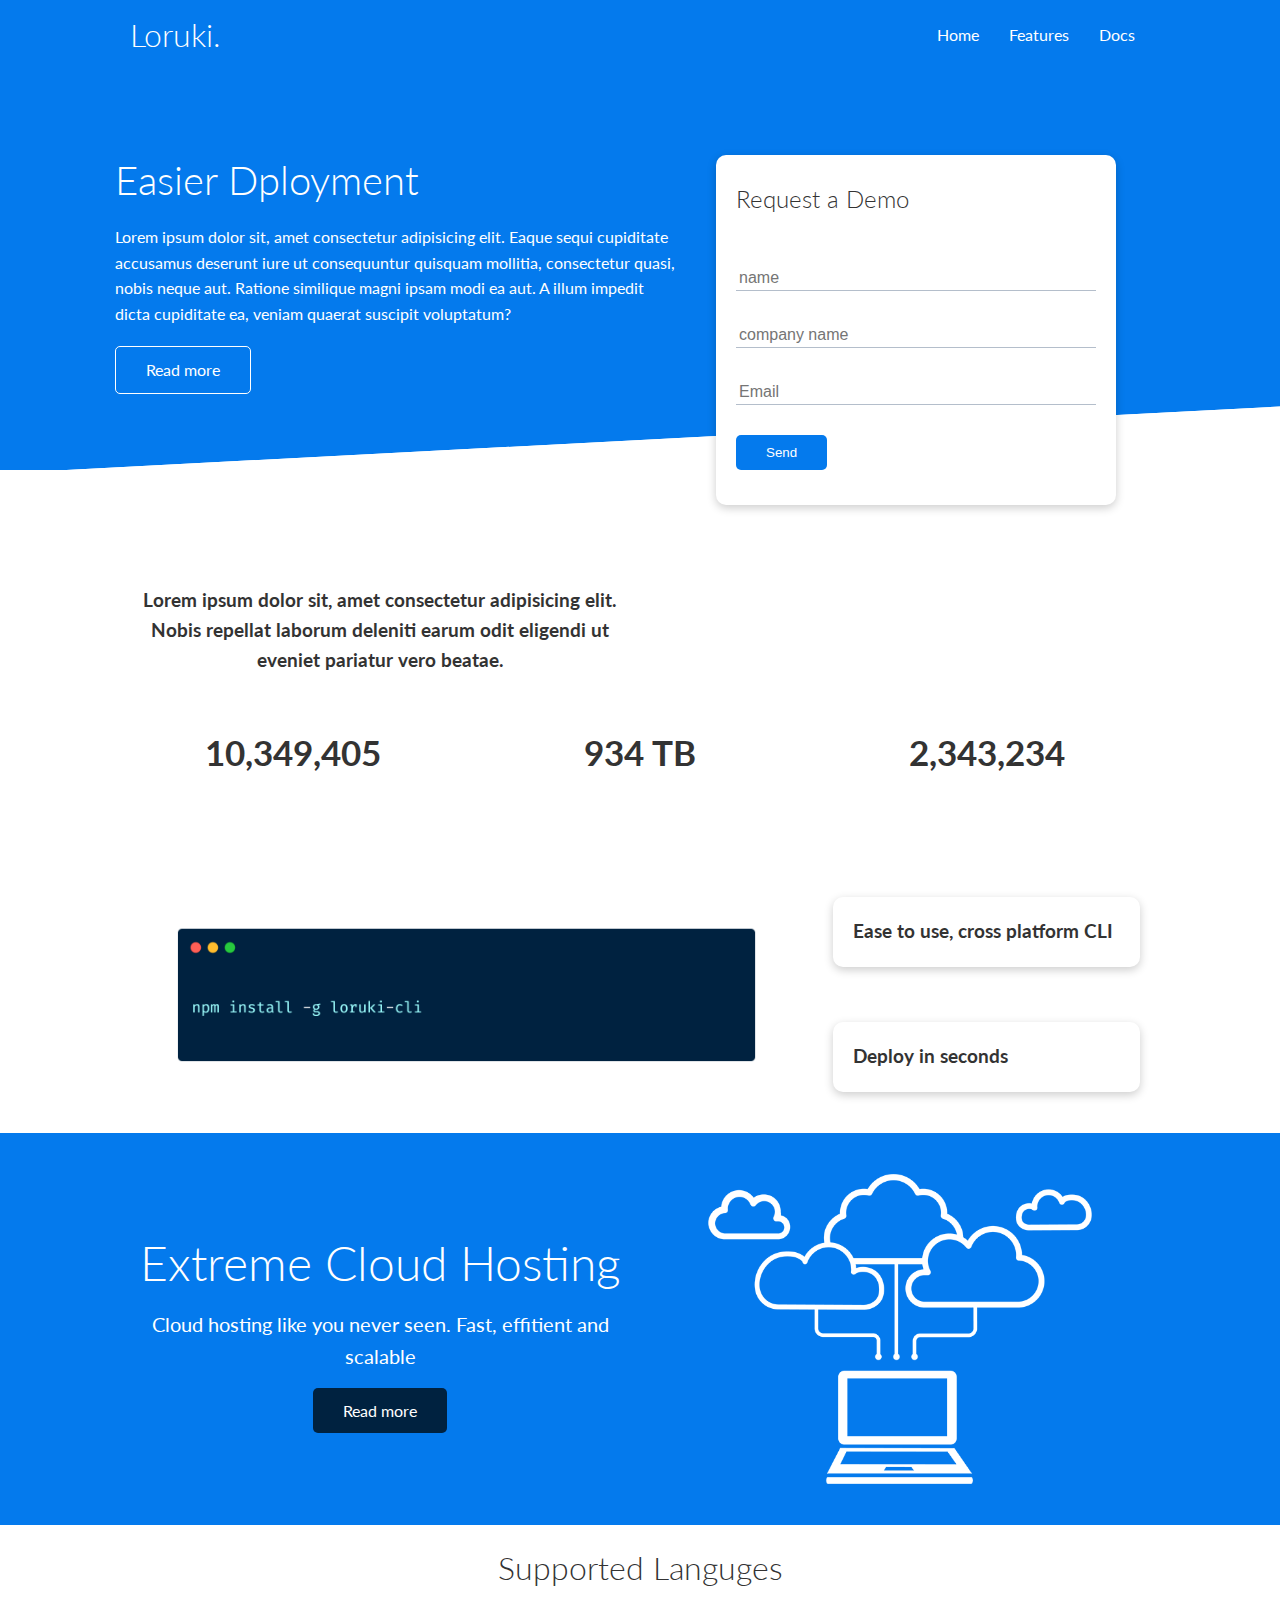
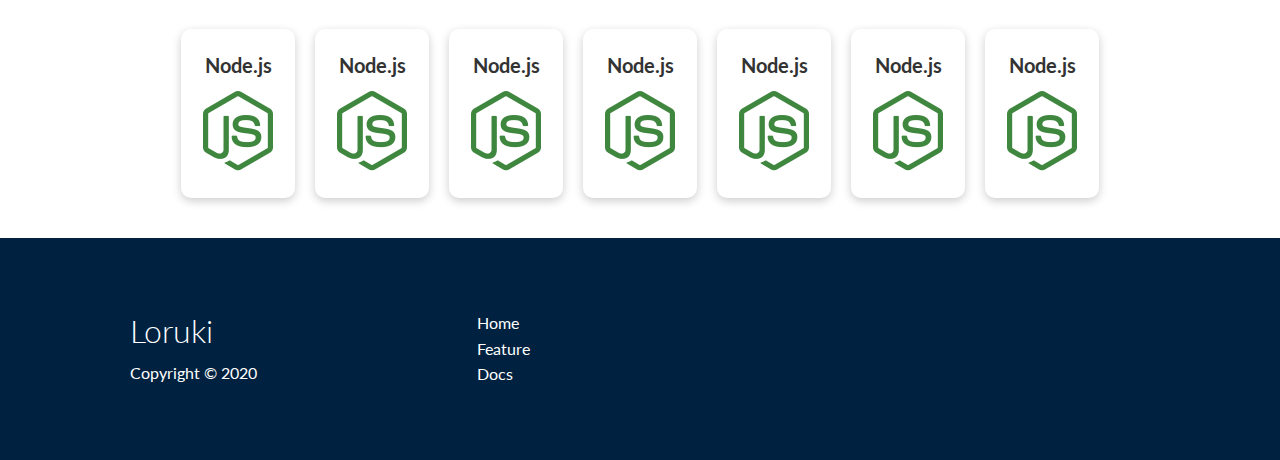
<file: index.html>
<!DOCTYPE html>
<html lang="en">
<head>
    <meta charset="UTF-8">
    <meta name="viewport" content="width=device-width, initial-scale=1.0">
    <link rel="stylesheet" href="https://cdnjs.cloudflare.com/ajax/libs/font-awesome/5.15.1/css/all.min.css" integrity="sha512-+4zCK9k+qNFUR5X+cKL9EIR+ZOhtIloNl9GIKS57V1MyNsYpYcUrUeQc9vNfzsWfV28IaLL3i96P9sdNyeRssA==" crossorigin="anonymous" />
    <link rel="stylesheet" href="css/style.css">
    <link rel="stylesheet" href="css/utils.css">
    <title>Loruki | Cloud Hosting for everyone</title>
</head>
<body>
    <!-- Navbar -->
    <div class="navbar">
        <div class="container flex">
            <h1 class="logo">Loruki.</h1>
            <nav>
                <ul>
                    <li><a href="index.html">Home</a></li>
                    <li><a href="features.html">Features</a></li>
                    <li><a href="docs.html">Docs</a></li>
                </ul>
            </nav>
        </div>
    </div>

    <!-- Showcase -->
    <section class="showcase">
        <div class="container grid">
            <div class="showcase-text">
                <h1>Easier Dployment</h1>
                <p>Lorem ipsum dolor sit, amet consectetur adipisicing elit. Eaque sequi cupiditate accusamus deserunt iure ut consequuntur quisquam mollitia, consectetur quasi, nobis neque aut. Ratione similique magni ipsam modi ea aut. A illum impedit dicta cupiditate ea, veniam quaerat suscipit voluptatum?</p>
                <a href="features.html" class="btn btn-outline">Read more</a>
            </div>
        
            <div class="showcase-form card">
                <h2>Request a Demo</h2>
                <form name="contact" method="POST" netlify-honeypot="bot-field" data-netlify="true">
                    <input type="hidden" name="form-name" value="contact">
                    <p class="hidden">
                        <label>Don’t fill this out if you’re human: <input name="bot-field" /></label>
                      </p>
                    <div class="form-control">
                        <input type="text" name="name" placeholder="name" required >
                    </div>
                    <div class="form-control">
                        <input type="text" name="company" placeholder="company name" required>
                    </div>
                    <div class="form-control">
                        <input type="text" name="emil" placeholder="Email" required>
                    </div>
                    <input type="submit" value="Send" class="btn btn-primary">
                </form>
            </div>
        </div>
    </section>

    <!-- Stats -->
    <section class="stats">
        <div class="container">
            <h3 class="stats-heading text-center my-1">
                Lorem ipsum dolor sit, amet consectetur adipisicing elit. Nobis repellat laborum deleniti earum odit eligendi ut eveniet pariatur vero beatae.
            </h3>

            <div class="grid grid-3 text-center my-4">
                <div>
                    <i class="fas fa-server fa-3x"></i>
                    <h3>10,349,405</h3>
                    <p class="text-secondary">Deployments</p>
                </div>
                <div>
                    <i class="fas fa-upload fa-3x"></i>
                    <h3>934 TB</h3>
                    <p class="text-secondary">Published</p>
                </div>
                <div>
                    <i class="fas fa-project-diagram fa-3x"></i>
                    <h3>2,343,234</h3>
                    <p class="text-secondary">Projects</p>
                </div>
            </div>
        </div>
    </section>

    <!-- Cli -->
    <section class="cli">
        <div class="container grid">
            <img src="./assets/images/cli.png" alt="">
            <div class="card">
                <h3>Ease to use, cross platform CLI</h3>
            </div>
            <div class="card">
                <h3>Deploy in seconds</h3>
            </div>
        </div>
    </section>

    <!-- Cloud -->
    <section class="clud bg-primary my-2 py-2">
        <div class="container grid">
            <div class="text-center">
                <h2 class="lg">Extreme Cloud Hosting</h2>
                <p class="lead my-1">Cloud hosting like you never seen.
                    Fast, effitient and scalable</p>
                <a href="features.html" class="btn btn-dark">Read more</a>
            </div>
            <img src="./assets/images/cloud.png" alt="cloud">
        </div>
    </section>

    <!-- Languages -->
    <section class="languages">
        <h2 class="md text-center my-2">
            Supported Languges
        </h2>
        <div class="container flex">
            <div class="card">
                <h4>Node.js</h4>
                <img src="./assets/images/logos/node.png" alt="">
            </div>
            <div class="card">
                <h4>Node.js</h4>
                <img src="./assets/images/logos/node.png" alt="">
            </div>
            <div class="card">
                <h4>Node.js</h4>
                <img src="./assets/images/logos/node.png" alt="">
            </div>
            <div class="card">
                <h4>Node.js</h4>
                <img src="./assets/images/logos/node.png" alt="">
            </div>
            <div class="card">
                <h4>Node.js</h4>
                <img src="./assets/images/logos/node.png" alt="">
            </div>
            <div class="card">
                <h4>Node.js</h4>
                <img src="./assets/images/logos/node.png" alt="">
            </div>
            <div class="card">
                <h4>Node.js</h4>
                <img src="./assets/images/logos/node.png" alt="">
            </div>
        </div>
    </section>

    <!-- Footer -->
    <footer class="footer bg-dark py-5">
        <div class="container grid grid-3">
            <div>
                <h1>Loruki</h1>
                <p>Copyright &copy; 2020</p>
            </div>
            <nav>
                <ul>
                    <li><a href="index.html">Home</a></li>
                    <li><a href="features.html">Feature</a></li>
                    <li><a href="docs.html">Docs</a></li>
                </ul>
            </nav>
            <div class="social">
                <a href="#"><i class="fab fa-github fa-2x"></i></a>
                <a href="#"><i class="fab fa-facebook fa-2x"></i></a>
                <a href="#"><i class="fab fa-instagram fa-2x"></i></a>
                <a href="#"><i class="fab fa-twitter fa-2x"></i></a>
            </div>
        </div>
    </footer>
</body>
</html>
</file>
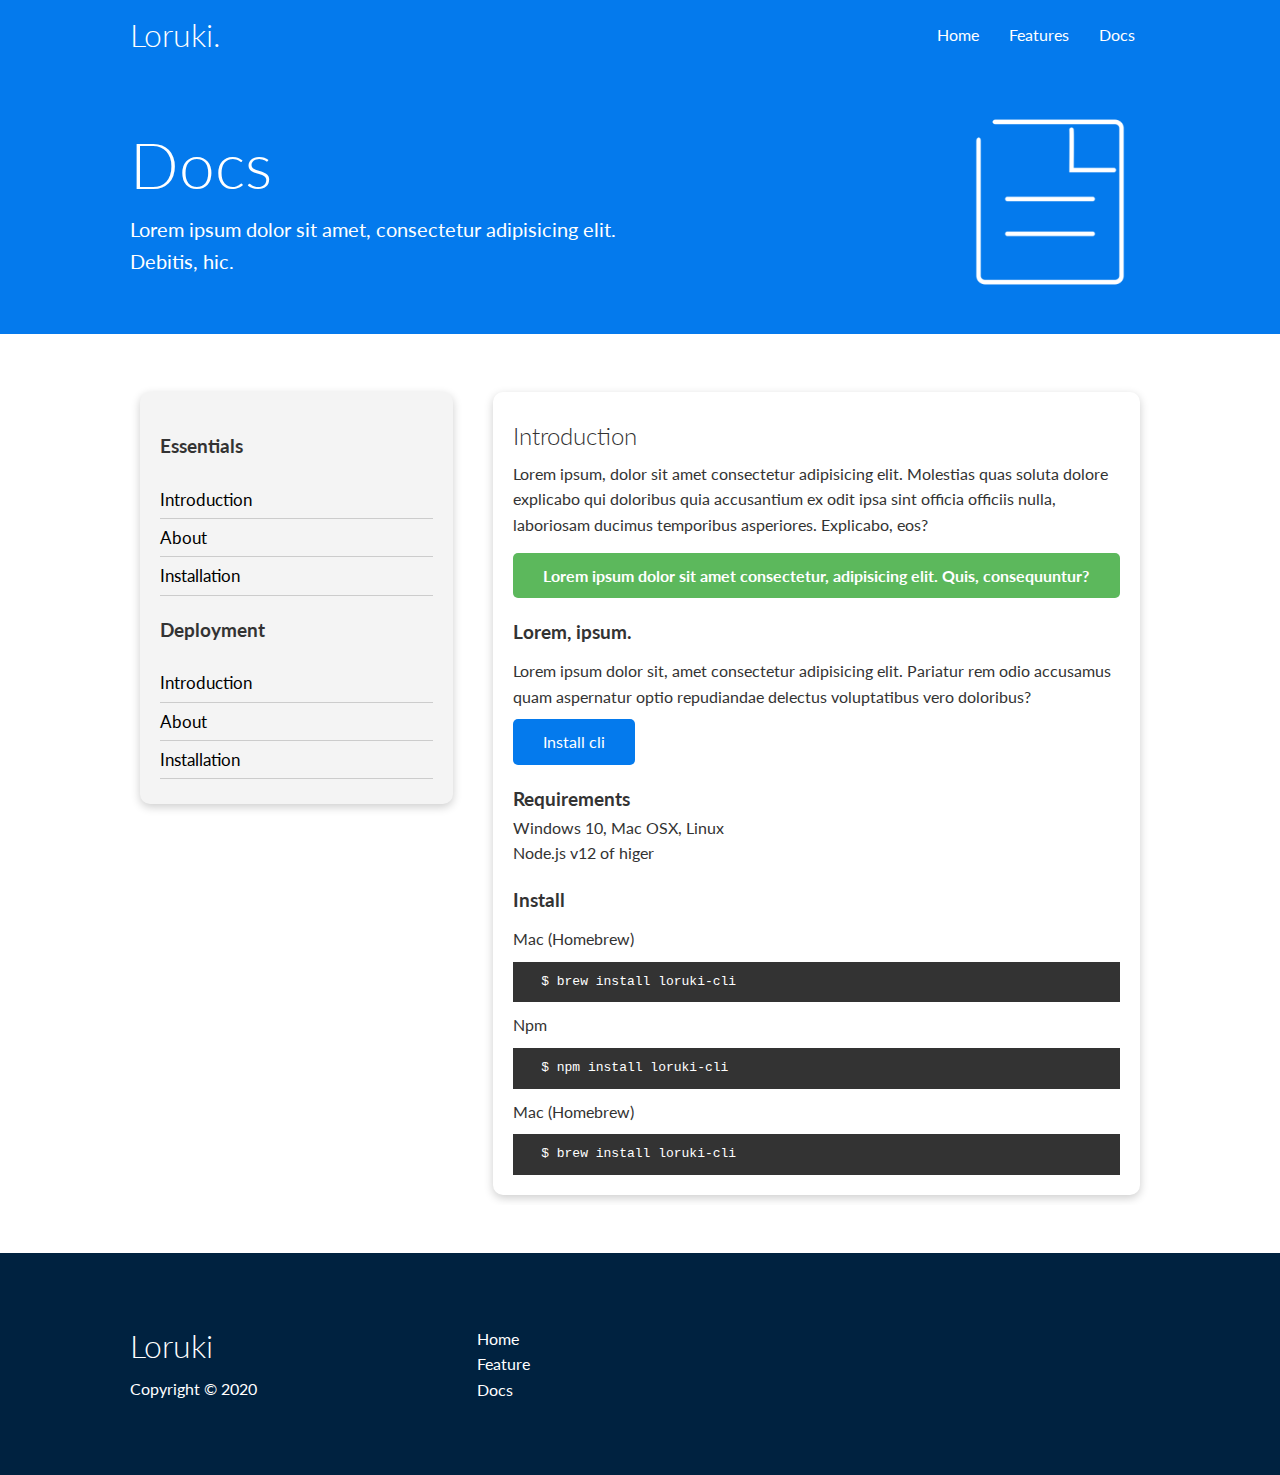
<file: docs.html>
<!DOCTYPE html>
<html lang="en">
<head>
    <meta charset="UTF-8">
    <meta name="viewport" content="width=device-width, initial-scale=1.0">
    <link rel="stylesheet" href="https://cdnjs.cloudflare.com/ajax/libs/font-awesome/5.15.1/css/all.min.css" integrity="sha512-+4zCK9k+qNFUR5X+cKL9EIR+ZOhtIloNl9GIKS57V1MyNsYpYcUrUeQc9vNfzsWfV28IaLL3i96P9sdNyeRssA==" crossorigin="anonymous" />
    <link rel="stylesheet" href="css/style.css">
    <link rel="stylesheet" href="css/utils.css">
    <title>Loruki | Cloud Hosting for everyone</title>
</head>
<body>
    <!-- Navbar -->
    <div class="navbar">
        <div class="container flex">
            <h1 class="logo">Loruki.</h1>
            <nav>
                <ul>
                    <li><a href="index.html">Home</a></li>
                    <li><a href="features.html">Features</a></li>
                    <li><a href="docs.html">Docs</a></li>
                </ul>
            </nav>
        </div>
    </div>

    <!-- Head -->
    <section class="features-head bg-primary py-3">
        <div class="container grid">
            <div>
                <h1 class="xl">Docs</h1>
                <p class="lead">Lorem ipsum dolor sit amet, consectetur adipisicing elit. Debitis, hic.</p>
            </div>
            <img src="./assets/images/docs.png" alt="">  
        </div>
    </section>

    <!-- Docs main -->
    <section class="docs-main my-4">
        <div class="container grid">
            <div class="card bg-light p-3">
                <h3 class="my-2">Essentials</h3>
                <nav>
                    <ul>
                        <li><a href="#" class="text-primary">Introduction</a></li>
                        <li><a href="#">About</a></li>
                        <li><a href="#">Installation</a></li>
                    </ul>
                </nav>
            
                <h3 class="my-2">Deployment</h3>
                <nav>
                    <ul>
                        <li><a href="#">Introduction</a></li>
                        <li><a href="#">About</a></li>
                        <li><a href="#">Installation</a></li>
                    </ul>
                </nav>
            </div>

            <div class="card">
                <h2>Introduction</h2>
                <p>Lorem ipsum, dolor sit amet consectetur adipisicing elit. Molestias quas soluta dolore explicabo qui doloribus quia accusantium ex odit ipsa sint officia officiis nulla, laboriosam ducimus temporibus asperiores. Explicabo, eos?</p>
                <div class="alert alert-success">
                    <i class="fas fa-info"></i> Lorem ipsum dolor sit amet consectetur, adipisicing elit. Quis, consequuntur?
                </div>
                <h3> Lorem, ipsum.</h3>
                <p>Lorem ipsum dolor sit, amet consectetur adipisicing elit. Pariatur rem odio accusamus quam aspernatur optio repudiandae delectus voluptatibus vero doloribus?</p>
                <a href="#" class="btn btn-primary">Install cli  </a>
                
                <h3>Requirements</h3>
                <ul>
                    <li>Windows 10, Mac OSX, Linux</li>
                    <li>Node.js v12 of higer</li>
                </ul>

                <h3>Install</h3>
                <p>Mac (Homebrew)</p>
                <pre> <code>$ brew install loruki-cli</code> </pre>
                <p>Npm</p>
                <pre> <code>$ npm install loruki-cli</code> </pre>
                <p>Mac (Homebrew)</p>
                <pre> <code>$ brew install loruki-cli</code> </pre>
            
            
            </div>
        </div>
    </section>

    <!-- Footer -->
    <footer class="footer bg-dark py-5">
        <div class="container grid grid-3">
            <div>
                <h1>Loruki</h1>
                <p>Copyright &copy; 2020</p>
            </div>
            <nav>
                <ul>
                    <li><a href="index.html">Home</a></li>
                    <li><a href="features.html">Feature</a></li>
                    <li><a href="docs.html">Docs</a></li>
                </ul>
            </nav>
            <div class="social">
                <a href="#"><i class="fab fa-github fa-2x"></i></a>
                <a href="#"><i class="fab fa-facebook fa-2x"></i></a>
                <a href="#"><i class="fab fa-instagram fa-2x"></i></a>
                <a href="#"><i class="fab fa-twitter fa-2x"></i></a>
            </div>
        </div>
    </footer>
</body>
</html>
</file>
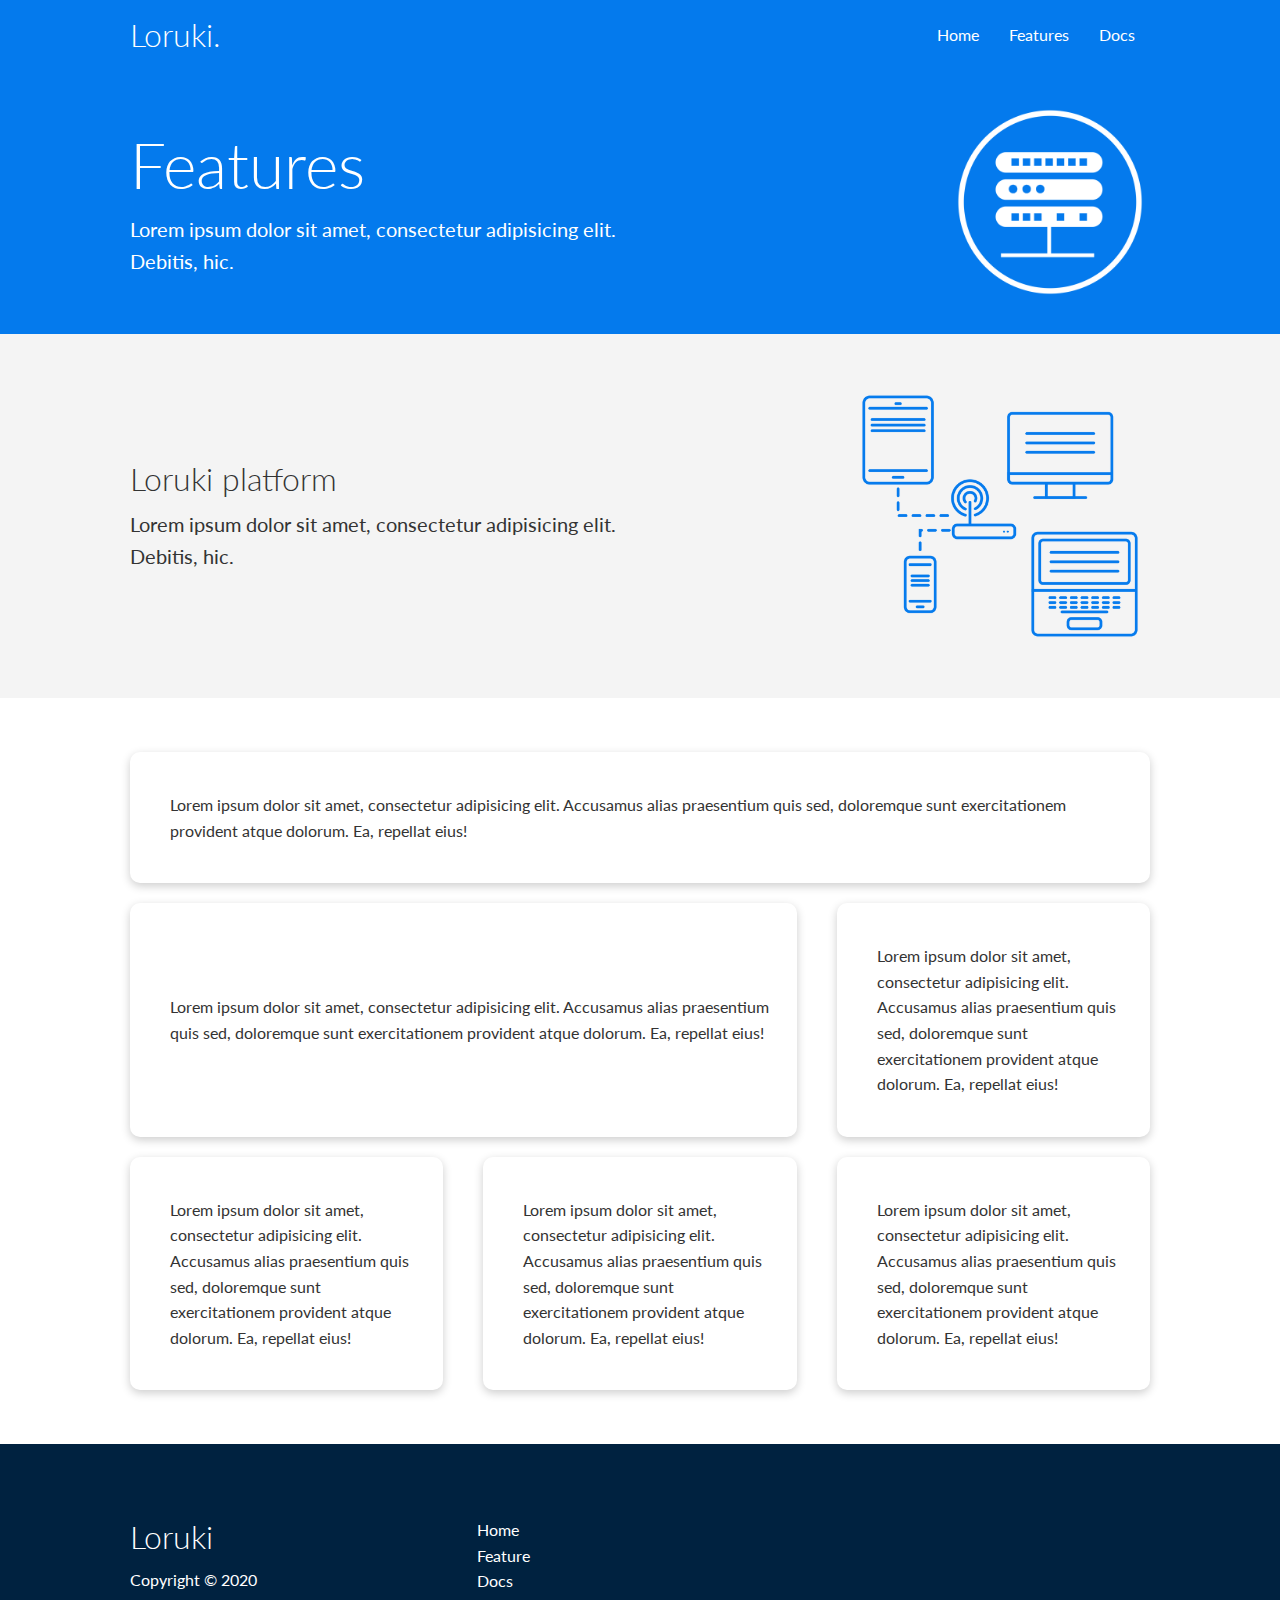
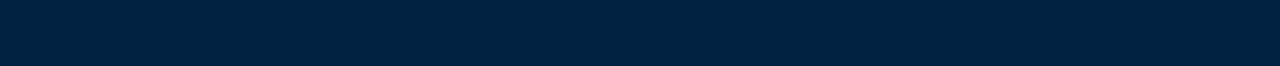
<file: features.html>
<!DOCTYPE html>
<html lang="en">
<head>
    <meta charset="UTF-8">
    <meta name="viewport" content="width=device-width, initial-scale=1.0">
    <link rel="stylesheet" href="https://cdnjs.cloudflare.com/ajax/libs/font-awesome/5.15.1/css/all.min.css" integrity="sha512-+4zCK9k+qNFUR5X+cKL9EIR+ZOhtIloNl9GIKS57V1MyNsYpYcUrUeQc9vNfzsWfV28IaLL3i96P9sdNyeRssA==" crossorigin="anonymous" />
    <link rel="stylesheet" href="css/style.css">
    <link rel="stylesheet" href="css/utils.css">
    <title>Loruki | Cloud Hosting for everyone</title>
</head>
<body>
    <!-- Navbar -->
    <div class="navbar">
        <div class="container flex">
            <h1 class="logo">Loruki.</h1>
            <nav>
                <ul>
                    <li><a href="index.html">Home</a></li>
                    <li><a href="features.html">Features</a></li>
                    <li><a href="docs.html">Docs</a></li>
                </ul>
            </nav>
        </div>
    </div>

    <!-- Head -->
    <section class="features-head bg-primary py-3">
        <div class="container grid">
            <div>
                <h1 class="xl">Features</h1>
                <p class="lead">Lorem ipsum dolor sit amet, consectetur adipisicing elit. Debitis, hic.</p>
            </div>
            <img src="./assets/images/server.png" alt="">  
        </div>
    </section>

    <!-- Sub head -->
    <div class="section features-sub-head bg-light py-3">
        <div class="container grid">
            <div>
                <h1 class="md">Loruki platform</h1>
                <p class="lead">Lorem ipsum dolor sit amet, consectetur adipisicing elit. Debitis, hic.</p>
            </div>
            <img src="./assets/images/server2.png" alt="">  
        </div>
    </div>

    <section class="features-main my-2">
        <div class="container grid grid-3">
            <div class="card flex">
                <i class="fas fa-server fa-3x"></i>
                <p>Lorem ipsum dolor sit amet, consectetur adipisicing elit. Accusamus alias praesentium quis sed, doloremque sunt exercitationem provident atque dolorum. Ea, repellat eius!</p>
            </div>
            <div class="card flex">
                <i class="fas fa-server fa-3x"></i>
                <p>Lorem ipsum dolor sit amet, consectetur adipisicing elit. Accusamus alias praesentium quis sed, doloremque sunt exercitationem provident atque dolorum. Ea, repellat eius!</p>
            </div>
            <div class="card flex">
                <i class="fas fa-server fa-3x"></i>
                <p>Lorem ipsum dolor sit amet, consectetur adipisicing elit. Accusamus alias praesentium quis sed, doloremque sunt exercitationem provident atque dolorum. Ea, repellat eius!</p>
            </div>
            <div class="card flex">
                <i class="fas fa-server fa-3x"></i>
                <p>Lorem ipsum dolor sit amet, consectetur adipisicing elit. Accusamus alias praesentium quis sed, doloremque sunt exercitationem provident atque dolorum. Ea, repellat eius!</p>
            </div>
            <div class="card flex">
                <i class="fas fa-server fa-3x"></i>
                <p>Lorem ipsum dolor sit amet, consectetur adipisicing elit. Accusamus alias praesentium quis sed, doloremque sunt exercitationem provident atque dolorum. Ea, repellat eius!</p>
            </div>
            <div class="card flex">
                <i class="fas fa-server fa-3x"></i>
                <p>Lorem ipsum dolor sit amet, consectetur adipisicing elit. Accusamus alias praesentium quis sed, doloremque sunt exercitationem provident atque dolorum. Ea, repellat eius!</p>
            </div>
            
        </div>
    </section>

    <!-- Footer -->
    <footer class="footer bg-dark py-5">
        <div class="container grid grid-3">
            <div>
                <h1>Loruki</h1>
                <p>Copyright &copy; 2020</p>
            </div>
            <nav>
                <ul>
                    <li><a href="index.html">Home</a></li>
                    <li><a href="features.html">Feature</a></li>
                    <li><a href="docs.html">Docs</a></li>
                </ul>
            </nav>
            <div class="social">
                <a href="#"><i class="fab fa-github fa-2x"></i></a>
                <a href="#"><i class="fab fa-facebook fa-2x"></i></a>
                <a href="#"><i class="fab fa-instagram fa-2x"></i></a>
                <a href="#"><i class="fab fa-twitter fa-2x"></i></a>
            </div>
        </div>
    </footer>
</body>
</html>
</file>
<file: css/style.css>
@import url('https://fonts.googleapis.com/css2?family=Lato:wght@300&display=swap');

:root {
    --primary-color: #047aed;
    --secondary-color: #1c3fa8;
    --dark-color: #002240;
    --light-color: #f4f4f4;
    --success-color: #5cb85c;
    --error-color: #d9534f;
}

* {
    box-sizing: border-box;
    padding: 0;
    margin: 0;
}

body {
    font-family: 'Lato', 'sans-serif';
    color: #333;
    line-height: 1.6;
}

ul {
    list-style-type: none;
}

a {
    text-decoration: none;
    color: #fff;
}

h1, h2 {
    font-weight: 300;
    line-height: 1.2;
    margin: 10px 0;
}

p {
    margin: 10px 0;
}

img {
    width: 100%;
}

code, pre {
    background-color: #333;
    color: #fff;
    padding: 10px;
}

.hidden {
    visibility: hidden;
    height: 0;
}

/* Navbar */

.navbar {
    background-color: var(--primary-color);
    color: #fff;
    height: 70px;
}

.navbar ul {
    display: flex;
}

.navbar a {
    color: #fff;
    padding: 10px;
    margin: 0 5px;
}

.navbar a:hover {
    border-bottom: 2px #fff solid;
}

.navbar .flex {
    justify-content: space-between;
}

/* Showcase */
.showcase {
    height: 400px;
    background-color: var(--primary-color);
    color: #fff;
    position: relative;
}

.showcase h1 {
    font-size: 40px;
}

.showcase p {
    margin: 20px 0;
}

.showcase .grid {
    overflow: visible;
    grid-template-columns: 55% 45%;
    gap: 30px;
}

.showcase-text {
    animation: slideInFromLeft 1s ease-in ;
}

.showcase-form {
    position: relative;
    top: 60px;
    height: 350px;
    width: 400px;
    padding: 40px;
    z-index: 100;
    animation: slideInFromRight 1s ease-in ;
}

.showcase-form .form-control {
    margin: 30px 0;
}

.showcase-form input[type='text'], 
    .showcase-form input[type='email'] {
        border: 0;
        border-bottom: 1px solid #b4becb;
        width: 100%;
        padding: 3px;
        font-size: 16px;
}

.showcase-form input:focus {
    outline: none;
}

.showcase::before,
.showcase::after {
    content: '';
    position: absolute;
    height: 100px;
    bottom: -70px;
    right: 0;
    left: 0;
    background-color: #fff;
    transform: skewY(-3deg);
    -webkit-transform: skewY(-3deg);
    -moz-transform: skewY(-3deg);
    -ms-transform: skewY(-3deg);
}

/* Stats */
.stats {
    padding-top: 100px;
    animation: slideInFromBottom 1s ease-in ;
}

.stats-heading {
    max-width: 500px;
    margin: auto;
}

.stats .grid h3 {
    font-size: 35px;
}

.stats .grid p {
    font-size: 20px;
    font-weight: bold;
}

/* Cli */
.cli .grid {
    grid-template-columns: repeat(3, 1fr);
    grid-template-rows: repeat(2, 1fr);
}

.cli .grid > *:first-child {
    grid-column: 1 / span 2;
    grid-row: 1 / span 2;
}

/* Cloud */
.clod .grid {
    grid-template-columns: 4fr 3fr;
}

/* Languages */
.languages .flex {
    flex-wrap: wrap;
}

.languages .card {
    text-align: center;
    margin: 18px 10px 40px;
    transition: transform 0.2s ease-in;
}

.languages .card h4 {
    font-size: 20px;
    margin-bottom: 10px;
}

.languages .card:hover {
    transform: translateY(-15px);
}

/* Features */
.features-head img {
    width: 200px;
    justify-self: end;
}

.features-sub-head img {
    width: 300px;
    justify-self: end;
}

.features-main .card > i {
    margin-right: 20px;
}

.features-main .grid {
    padding: 30px;
}

.features-main .grid >*:first-child {
    grid-column: 1 / span 3;
}

.features-main .grid >*:nth-child(2) {
    grid-column: 1 / span 2;
}

/* Docs */
.docs-main h3 {
    margin-top: 20px;
}

.docs-main .grid {
    grid-template-columns: 1fr 2fr;
    align-items: start;
}

.docs-main nav li {
    font-size: 17px;
    padding-bottom: 5px;
    margin-bottom: 5px;
    border-bottom: 1px #ccc solid;
}

.docs-main a:hover {
    font-weight: bold;
}

.docs-main nav li a{
    color: #000;
}

/* Footer */
.footer .social a {
    margin: 0 10px;
}

/* Animations */
@keyframes slideInFromLeft {
    0% {
        transform: translateX(-100%);
    }

    100% {
        transform: translateX(0);
    }
}

@keyframes slideInFromRight {
    0% {
        transform: translateX(100%);
    }

    100% {
        transform: translateX(0);
    }
}

@keyframes slideInFromTop {
    0% {
        transform: translateY(-100%);
    }

    100% {
        transform: translateX(0);
    }
}

@keyframes slideInFromBottom {
    0% {
        transform: translateY(100%);
    }

    100% {
        transform: translateX(0);
    }
}

/* Tablets and under */
@media(max-width: 786px) {
    .grid,
    .showcase .grid,
    .stats .grid,
    .cli .grid,
    .clod .grid,
    .features-main .grid,
    .features-head .grid,
    .features-sub-head .grid,
    .docs-main .grid {
        grid-template-columns: 1fr;
        grid-template-rows: 1fr;
    }

    .showcase {
        height: auto;
    }

    .showcase-text {
        text-align: center;
        margin-top: 40px;
        animation: slideInFromTop 1s ease-in ;
    }

    .showcase-form {
        justify-self: center;
        margin: auto;
        animation: slideInFromBottom 1s ease-in ;
    }

    .cli .grid >*:first-child {
        grid-column: 1;
        grid-row: 1;
    }

    .features-head .grid,
    .features-sub-head .grid,
    .docs-head {
        text-align: center;
    }

    .features-head .grid img,
    .features-sub-head .grid img,
    .docs-head img{
        justify-self: center;
    }

    .features-main .grid>*:first-child,
    .features-main .grid>*:nth-child(2) {
        grid-column: 1;
    }


}

/* Mobile */
@media(max-width: 500px) {
    .navbar {
        height: 110px;
    }
    .navbar .flex {
        flex-direction: column;
    }

    .navbar ul {
        padding: 10px;
        background-color: rgba(0,0,0,0.1);
    }
    
}
</file>
<file: css/utils.css>
/* Utilities */
.container {
    max-width: 1100px;
    margin: 0 auto;
    overflow: auto;
    padding: 0 40px;
}

.card {
    background-color: #fff;
    color: #333;
    border-radius: 10px;
    box-shadow: 0 3px 10px rgba(0, 0, 0, 0.2);
    padding: 20px;
    margin: 10px;
}

.btn {
    display: inline-block;
    padding: 10px 30px;
    cursor: pointer;
    background-color: var(--primary-color);
    color: #fff;
    border: none;
    border-radius: 5px;
}

.btn-outline {
    background-color: transparent;
    border: 1px #fff solid;
}

.btn:hover {
    transform: scale(.98);
}

/* Backgrounds & colored buttons */
.bg-primary, 
.btn-primary {
    background-color: var(--primary-color);
    color: #fff;
}

.bg-secondary, 
.btn-secondary {
    background-color: var(--secondary-color);
    color: #fff;
}

.bg-dark, 
.btn-dark {
    background-color: var(--dark-color);
    color: #fff;
}

.bg-light, 
.btn-light {
    background-color: var(--light-color);
    color: #333;
}

/* Text colors */
.text-primary {
    color: var(--primary-color);
}

.text-secondary {
    color: #fff;
}

.text-dark {
    color: #fff;
}

.text-light {
    color: #333;
}

/* Alert */
.alert {
    background-color: var(--light-color);
    padding: 10px 20px;
    font-weight: bold;
    margin: 15px 0;
    border-radius: 5px;
}

.alert i {
    margin-right: 10px;
}

.alert-success {
    background-color: var(--success-color);
    color: #fff;
}

.alert-error {
    background-color: var(--error-color);
    color: #fff;
}

/* Text sizes */
.lead {
    font-size: 20px;
}

.sm {
    font-size: 1rem;
}

.md {
    font-size: 2rem;
}

.lg {
    font-size: 3rem;
}

.xl {
    font-size: 4rem;
}

.text-center {
    text-align: center;
}

.flex {
    display: flex;
    justify-content: center;
    align-items: center;
    height: 100%;
}

.grid {
   display: grid;
   grid-template-columns: repeat(2, 1fr); 
   gap: 20px;
   justify-content: center;
   align-items: center;
   height: 100%;
}

.grid-3 {
   grid-template-columns: repeat(3, 1fr); 
}

/* Margin */
.my-1 {
    margin: 1rem 0;
}

.my-2 {
    margin: 1.5rem 0;
}

.my-3 {
    margin: 2rem 0;
}

.my-4 {
    margin: 3rem 0;
}

.my-5 {
    margin: 4rem 0;
}

/* Padding */
.py-1 {
    padding: 1rem 0;
}

.py-2 {
    padding: 1.5rem 0;
}

.py-3 {
    padding: 2rem 0;
}

.py-4 {
    padding: 3rem 0;
}

.py-5 {
    padding: 4rem 0;
}
</file>
